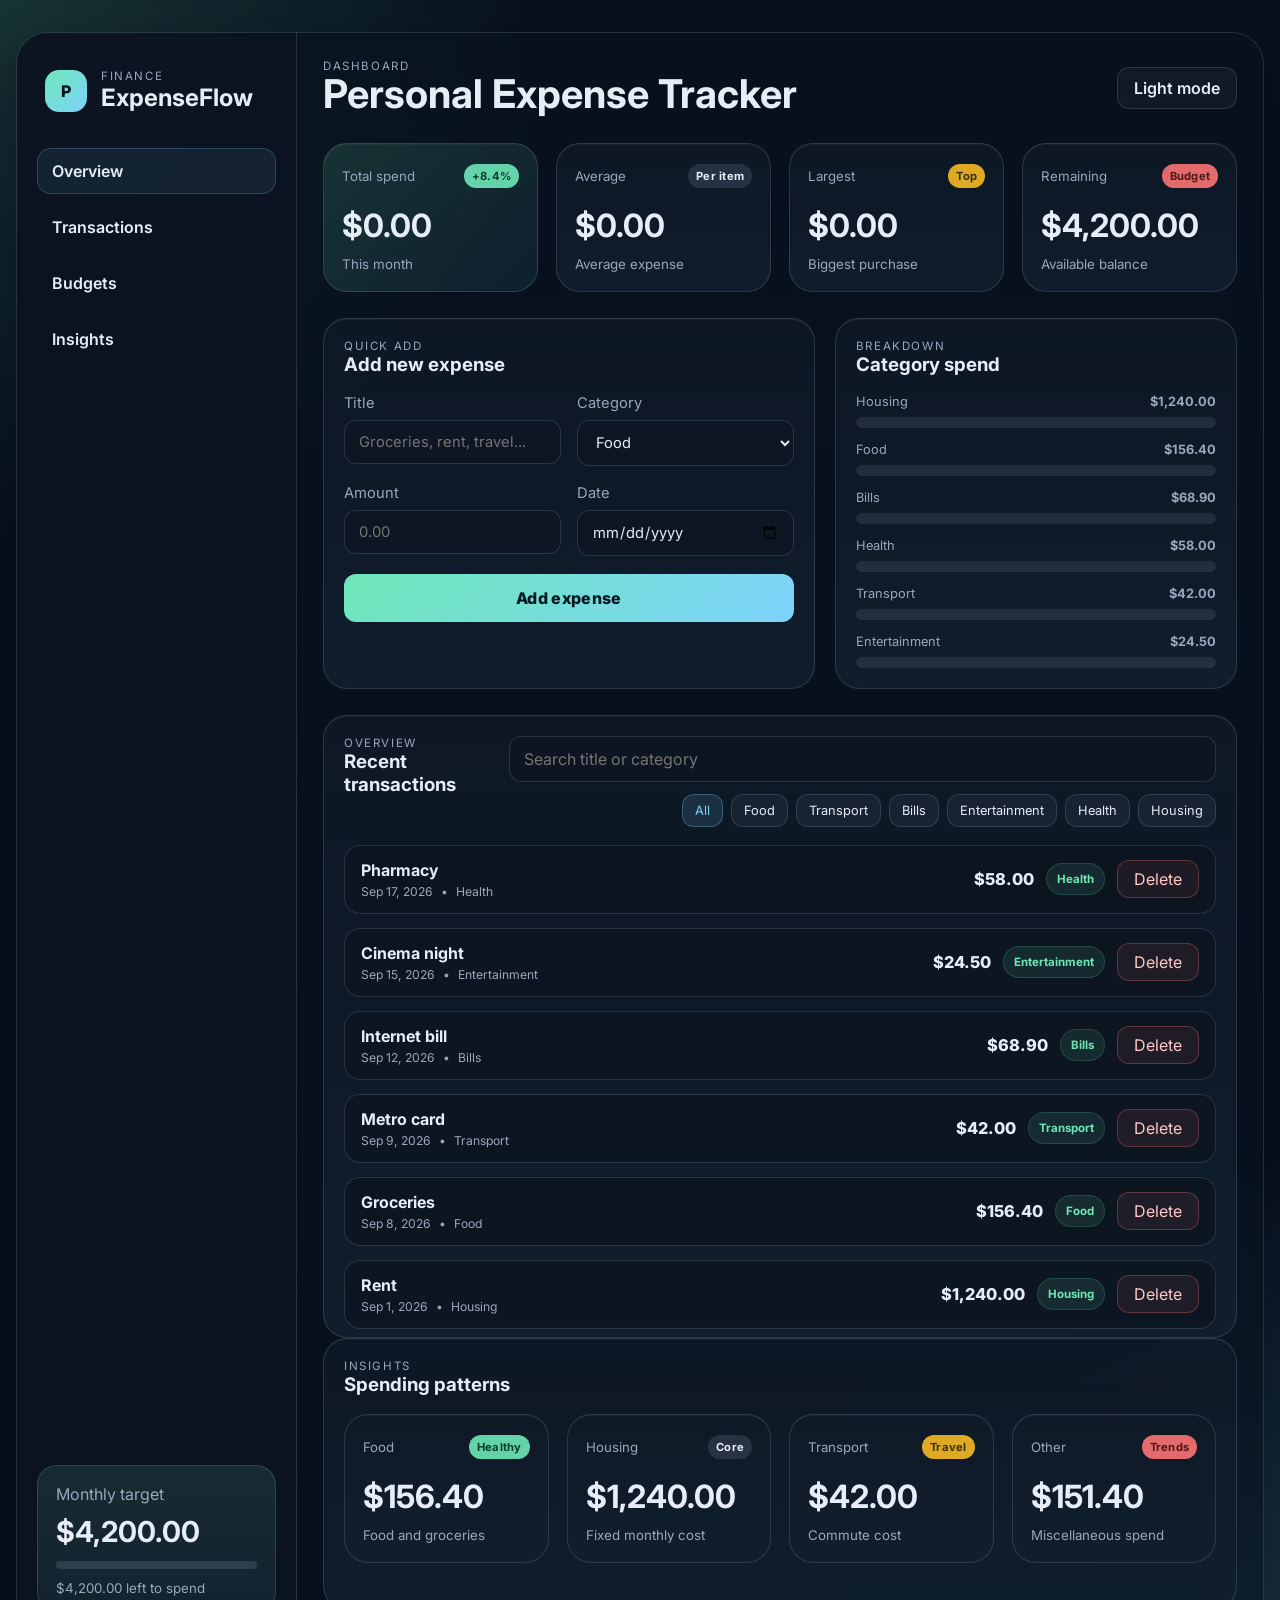
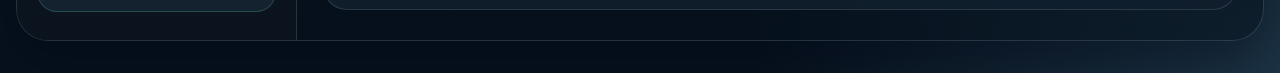
<file: PersonalExpenseTracker/index.html>
<!DOCTYPE html>
<html lang="en">
  <head>
    <meta charset="UTF-8" />
    <meta name="viewport" content="width=device-width, initial-scale=1.0" />
    <meta
      name="description"
      content="Personal Expense Tracker dashboard for managing spending, categories, and monthly insights."
    />
    <title>Personal Expense Tracker</title>
    <link rel="preconnect" href="https://fonts.googleapis.com" />
    <link rel="preconnect" href="https://fonts.gstatic.com" crossorigin />
    <link
      href="https://fonts.googleapis.com/css2?family=Inter:wght@400;500;600;700;800&display=swap"
      rel="stylesheet"
    />
    <link rel="stylesheet" href="styles.css" />
  </head>
  <body>
    <div class="app-shell">
      <aside class="sidebar">
        <div class="brand-wrap">
          <div class="brand-badge">P</div>
          <div>
            <p class="brand-kicker">Finance</p>
            <h2>ExpenseFlow</h2>
          </div>
        </div>

        <nav class="nav" aria-label="Main navigation">
          <button class="nav-item active" type="button" data-target="overviewSection">
            <span>Overview</span>
          </button>
          <button class="nav-item" type="button" data-target="transactionsSection">
            <span>Transactions</span>
          </button>
          <button class="nav-item" type="button" data-target="budgetSection">
            <span>Budgets</span>
          </button>
          <button class="nav-item" type="button" data-target="insightsSection">
            <span>Insights</span>
          </button>
        </nav>

        <div class="sidebar-card">
          <p>Monthly target</p>
          <h3 id="budgetValue">$4,200</h3>
          <div class="progress-track">
            <span id="budgetProgress" class="progress-fill"></span>
          </div>
          <small id="budgetStatus">$1,580 left to spend</small>
        </div>
      </aside>

      <main class="main-panel">
        <header class="topbar">
          <div>
            <p class="eyebrow">Dashboard</p>
            <h1>Personal Expense Tracker</h1>
          </div>

          <div class="topbar-actions">
            <button class="ghost-button" id="themeToggle" type="button" aria-label="Toggle theme">
              Light mode
            </button>
          </div>
        </header>

        <section class="summary-grid" id="overviewSection" aria-label="Expense summary">
          <article class="summary-card accent">
            <div class="card-head">
              <span>Total spend</span>
              <span class="chip success">+8.4%</span>
            </div>
            <h2 id="totalSpend">$0.00</h2>
            <small>This month</small>
          </article>

          <article class="summary-card">
            <div class="card-head">
              <span>Average</span>
              <span class="chip neutral">Per item</span>
            </div>
            <h2 id="avgSpend">$0.00</h2>
            <small>Average expense</small>
          </article>

          <article class="summary-card">
            <div class="card-head">
              <span>Largest</span>
              <span class="chip warning">Top</span>
            </div>
            <h2 id="largestSpend">$0.00</h2>
            <small>Biggest purchase</small>
          </article>

          <article class="summary-card">
            <div class="card-head">
              <span>Remaining</span>
              <span class="chip danger">Budget</span>
            </div>
            <h2 id="remainingSpend">$0.00</h2>
            <small>Available balance</small>
          </article>
        </section>

        <section class="layout-grid">
          <div class="panel add-panel">
            <div class="panel-header">
              <div>
                <p class="eyebrow">Quick add</p>
                <h3>Add new expense</h3>
              </div>
            </div>

            <form id="expenseForm" class="expense-form">
              <div class="form-row two-columns">
                <label>
                  <span>Title</span>
                  <input id="titleInput" name="title" type="text" placeholder="Groceries, rent, travel..." required />
                </label>
                <label>
                  <span>Category</span>
                  <select id="categoryInput" name="category">
                    <option value="Food">Food</option>
                    <option value="Transport">Transport</option>
                    <option value="Housing">Housing</option>
                    <option value="Entertainment">Entertainment</option>
                    <option value="Health">Health</option>
                    <option value="Shopping">Shopping</option>
                    <option value="Bills">Bills</option>
                    <option value="Other">Other</option>
                  </select>
                </label>
              </div>

              <div class="form-row two-columns">
                <label>
                  <span>Amount</span>
                  <input id="amountInput" name="amount" type="number" min="0.01" step="0.01" placeholder="0.00" required />
                </label>
                <label>
                  <span>Date</span>
                  <input id="dateInput" name="date" type="date" required />
                </label>
              </div>

              <button class="primary-button" type="submit">Add expense</button>
            </form>
          </div>

          <div class="panel chart-panel" id="budgetSection">
            <div class="panel-header">
              <div>
                <p class="eyebrow">Breakdown</p>
                <h3>Category spend</h3>
              </div>
            </div>
            <div id="categoryBreakdown" class="category-list" aria-live="polite"></div>
          </div>
        </section>

        <section class="panel list-panel" id="transactionsSection">
          <div class="panel-header list-header">
            <div>
              <p class="eyebrow">Overview</p>
              <h3>Recent transactions</h3>
            </div>

            <div class="toolbar">
              <input id="searchInput" type="search" placeholder="Search title or category" aria-label="Search expenses" />
              <div class="filter-pills" id="filterPills" aria-label="Filter by category"></div>
            </div>
          </div>

          <div id="expenseList" class="expense-list" aria-live="polite"></div>
        </section>

        <section class="panel" id="insightsSection" aria-label="Expense insights">
          <div class="panel-header">
            <div>
              <p class="eyebrow">Insights</p>
              <h3>Spending patterns</h3>
            </div>
          </div>

          <div class="summary-grid">
            <article class="summary-card">
              <div class="card-head">
                <span>Food</span>
                <span class="chip success">Healthy</span>
              </div>
              <h2 id="insightFood">$0.00</h2>
              <small>Food and groceries</small>
            </article>

            <article class="summary-card">
              <div class="card-head">
                <span>Housing</span>
                <span class="chip neutral">Core</span>
              </div>
              <h2 id="insightHousing">$0.00</h2>
              <small>Fixed monthly cost</small>
            </article>

            <article class="summary-card">
              <div class="card-head">
                <span>Transport</span>
                <span class="chip warning">Travel</span>
              </div>
              <h2 id="insightTransport">$0.00</h2>
              <small>Commute cost</small>
            </article>

            <article class="summary-card">
              <div class="card-head">
                <span>Other</span>
                <span class="chip danger">Trends</span>
              </div>
              <h2 id="insightOther">$0.00</h2>
              <small>Miscellaneous spend</small>
            </article>
          </div>
        </section>
      </main>
    </div>

    <div id="toast" class="toast" role="status" aria-live="polite"></div>

    <script src="script.js"></script>
  </body>
</html>
</file>
<file: PersonalExpenseTracker/styles.css>
:root {
  --bg: #07111d;
  --bg-soft: #0d1b2a;
  --panel: rgba(16, 26, 39, 0.82);
  --panel-strong: #101b2b;
  --panel-alt: rgba(17, 31, 46, 0.9);
  --sidebar: rgba(12, 21, 32, 0.95);
  --line: rgba(148, 163, 184, 0.22);
  --text: #e6edf7;
  --muted: #9aa7bc;
  --accent: #6ee7b7;
  --accent-strong: #22c55e;
  --accent-2: #7dd3fc;
  --warning: #fbbf24;
  --danger: #f87171;
  --shadow: 0 20px 50px rgba(2, 6, 23, 0.45);
  --radius: 24px;
}

body.light-mode {
  --bg: #edf4ff;
  --bg-soft: #e4edff;
  --panel: rgba(255, 255, 255, 0.8);
  --panel-strong: #ffffff;
  --panel-alt: rgba(245, 248, 255, 0.96);
  --sidebar: rgba(255, 255, 255, 0.85);
  --line: rgba(102, 112, 140, 0.18);
  --text: #162335;
  --muted: #5d6a7f;
  --shadow: 0 20px 50px rgba(113, 128, 168, 0.2);
}

* {
  box-sizing: border-box;
}

html {
  scroll-behavior: smooth;
}

body {
  margin: 0;
  min-height: 100vh;
  font-family: "Inter", sans-serif;
  background:
    radial-gradient(circle at top left, rgba(110, 231, 183, 0.16), transparent 26%),
    radial-gradient(circle at bottom right, rgba(125, 211, 252, 0.18), transparent 25%),
    var(--bg);
  color: var(--text);
}

button,
input,
select {
  font: inherit;
}

button {
  cursor: pointer;
}

.app-shell {
  width: min(1440px, calc(100% - 32px));
  margin: 32px auto;
  background: rgba(7, 17, 29, 0.55);
  border: 1px solid var(--line);
  border-radius: 32px;
  box-shadow: var(--shadow);
  backdrop-filter: blur(18px);
  display: grid;
  grid-template-columns: 280px minmax(0, 1fr);
  overflow: hidden;
}

body.light-mode .app-shell {
  background: rgba(255, 255, 255, 0.5);
}

.sidebar {
  background: var(--sidebar);
  border-right: 1px solid var(--line);
  padding: 28px 20px;
  display: flex;
  flex-direction: column;
  gap: 24px;
}

.brand-wrap {
  display: flex;
  align-items: center;
  gap: 14px;
  padding: 8px 8px 12px;
}

.brand-badge {
  width: 42px;
  height: 42px;
  border-radius: 14px;
  display: grid;
  place-items: center;
  font-weight: 800;
  color: #04131d;
  background: linear-gradient(135deg, var(--accent), var(--accent-2));
}

.brand-kicker,
.eyebrow {
  margin: 0;
  font-size: 0.72rem;
  letter-spacing: 0.14em;
  text-transform: uppercase;
  color: var(--muted);
}

.brand-wrap h2,
.topbar h1,
.panel-header h3,
.summary-card h2 {
  margin: 0;
}

.nav {
  display: flex;
  flex-direction: column;
  gap: 10px;
}

.nav-item {
  width: 100%;
  border: 1px solid transparent;
  border-radius: 14px;
  padding: 12px 14px;
  background: transparent;
  color: var(--text);
  text-align: left;
  font-weight: 600;
  transition: 0.2s ease;
}

.nav-item:hover,
.nav-item.active {
  background: rgba(125, 211, 252, 0.08);
  border-color: rgba(125, 211, 252, 0.22);
}

.sidebar-card {
  margin-top: auto;
  background: linear-gradient(180deg, rgba(110, 231, 183, 0.12), rgba(125, 211, 252, 0.08));
  border: 1px solid rgba(110, 231, 183, 0.18);
  border-radius: 20px;
  padding: 18px 18px 14px;
}

.sidebar-card p,
.sidebar-card small {
  margin: 0;
  color: var(--muted);
}

.sidebar-card h3 {
  margin: 10px 0 12px;
  font-size: 1.8rem;
}

.progress-track {
  height: 8px;
  width: 100%;
  background: rgba(148, 163, 184, 0.2);
  border-radius: 999px;
  overflow: hidden;
  margin: 12px 0 8px;
}

.progress-fill {
  display: block;
  height: 100%;
  width: 62%;
  border-radius: inherit;
  background: linear-gradient(90deg, var(--accent), var(--accent-2));
}

.main-panel {
  padding: 26px 26px 30px;
  background: linear-gradient(180deg, rgba(9, 20, 31, 0.4), rgba(9, 20, 31, 0.1));
}

.topbar {
  display: flex;
  justify-content: space-between;
  align-items: center;
  gap: 16px;
  margin-bottom: 26px;
}

.topbar h1 {
  font-size: clamp(1.9rem, 1.2rem + 1.6vw, 3.2rem);
  line-height: 1.1;
}

.ghost-button,
.primary-button,
.filter-button,
.delete-button {
  border: 1px solid var(--line);
  border-radius: 12px;
  color: var(--text);
  background: rgba(255, 255, 255, 0.04);
  transition: 0.2s ease;
}

.ghost-button {
  padding: 10px 16px;
  font-weight: 600;
}

.ghost-button:hover,
.primary-button:hover,
.filter-button:hover,
.delete-button:hover {
  transform: translateY(-1px);
}

.summary-grid {
  display: grid;
  grid-template-columns: repeat(4, minmax(0, 1fr));
  gap: 18px;
  margin-bottom: 26px;
}

.summary-card,
.panel {
  background: linear-gradient(180deg, var(--panel), var(--panel-alt));
  border: 1px solid var(--line);
  border-radius: var(--radius);
  box-shadow: inset 0 1px 0 rgba(255, 255, 255, 0.04);
}

.summary-card {
  padding: 20px 18px 18px;
}

.summary-card.accent {
  background: linear-gradient(135deg, rgba(110, 231, 183, 0.14), rgba(125, 211, 252, 0.08));
}

.card-head {
  display: flex;
  justify-content: space-between;
  align-items: center;
  gap: 10px;
  color: var(--muted);
  font-size: 0.83rem;
}

.summary-card h2 {
  margin-top: 18px;
  margin-bottom: 8px;
  font-size: clamp(1.7rem, 1.2rem + 1vw, 2.6rem);
}

.summary-card small {
  color: var(--muted);
}

.chip {
  display: inline-flex;
  align-items: center;
  justify-content: center;
  padding: 5px 8px;
  border-radius: 999px;
  font-size: 0.7rem;
  font-weight: 700;
  letter-spacing: 0.02em;
}

.chip.success {
  color: #0b3d2d;
  background: rgba(110, 231, 183, 0.9);
}

.chip.neutral {
  color: var(--text);
  background: rgba(148, 163, 184, 0.18);
}

.chip.warning {
  color: #3b2f10;
  background: rgba(251, 191, 36, 0.88);
}

.chip.danger {
  color: #4a1919;
  background: rgba(248, 113, 113, 0.92);
}

.layout-grid {
  display: grid;
  grid-template-columns: 1.1fr 0.9fr;
  gap: 20px;
  margin-bottom: 26px;
}

.panel {
  padding: 20px;
}

.panel-header {
  display: flex;
  align-items: center;
  justify-content: space-between;
  gap: 12px;
  margin-bottom: 18px;
}

.expense-form {
  display: flex;
  flex-direction: column;
  gap: 18px;
}

.form-row {
  display: grid;
  gap: 16px;
}

.two-columns {
  grid-template-columns: repeat(2, minmax(0, 1fr));
}

label {
  display: flex;
  flex-direction: column;
  gap: 8px;
  color: var(--muted);
  font-size: 0.92rem;
}

input,
select {
  width: 100%;
  background: rgba(15, 22, 35, 0.84);
  color: var(--text);
  border: 1px solid var(--line);
  border-radius: 12px;
  padding: 12px 14px;
  outline: none;
}

body.light-mode input,
body.light-mode select {
  background: rgba(240, 244, 255, 0.95);
}

input:focus,
select:focus {
  border-color: rgba(125, 211, 252, 0.5);
  box-shadow: 0 0 0 4px rgba(125, 211, 252, 0.14);
}

.primary-button {
  background: linear-gradient(135deg, var(--accent), var(--accent-2));
  color: #021822;
  border: none;
  padding: 14px 18px;
  font-weight: 800;
  letter-spacing: 0.02em;
}

.category-list {
  display: flex;
  flex-direction: column;
  gap: 14px;
}

.category-row {
  display: flex;
  flex-direction: column;
  gap: 8px;
}

.category-meta {
  display: flex;
  justify-content: space-between;
  align-items: center;
  color: var(--muted);
  font-size: 0.8rem;
}

.bar-track {
  height: 11px;
  width: 100%;
  background: rgba(148, 163, 184, 0.14);
  border-radius: 999px;
  overflow: hidden;
}

.bar-fill {
  height: 100%;
  border-radius: inherit;
  background: linear-gradient(90deg, var(--accent), var(--accent-2));
}

.list-panel {
  padding-bottom: 8px;
}

.list-header {
  align-items: flex-start;
}

.toolbar {
  display: flex;
  align-items: center;
  gap: 12px;
  flex-wrap: wrap;
  justify-content: flex-end;
}

.toolbar input {
  min-width: 220px;
}

.filter-pills {
  display: flex;
  flex-wrap: wrap;
  justify-content: flex-end;
  gap: 8px;
}

.filter-button {
  padding: 8px 12px;
  font-size: 0.8rem;
  background: rgba(148, 163, 184, 0.08);
}

.filter-button.active {
  background: rgba(125, 211, 252, 0.12);
  border-color: rgba(125, 211, 252, 0.3);
  color: var(--accent-2);
}

.expense-list {
  display: flex;
  flex-direction: column;
  gap: 14px;
}

.expense-item {
  display: grid;
  grid-template-columns: minmax(0, 1.7fr) auto auto auto;
  align-items: center;
  gap: 12px;
  background: rgba(11, 19, 29, 0.55);
  border: 1px solid var(--line);
  border-radius: 16px;
  padding: 14px 16px;
}

body.light-mode .expense-item {
  background: rgba(238, 244, 255, 0.8);
}

.expense-main {
  min-width: 0;
}

.expense-title {
  font-weight: 700;
  margin: 0 0 4px;
}

.expense-meta {
  display: flex;
  flex-wrap: wrap;
  gap: 8px;
  font-size: 0.76rem;
  color: var(--muted);
}

.expense-amount {
  font-weight: 800;
  font-size: 1.02rem;
}

.expense-badge {
  display: inline-flex;
  align-items: center;
  justify-content: center;
  padding: 8px 10px;
  border-radius: 999px;
  background: rgba(110, 231, 183, 0.1);
  border: 1px solid rgba(110, 231, 183, 0.16);
  font-size: 0.72rem;
  color: var(--accent);
  font-weight: 700;
}

.delete-button {
  background: rgba(248, 113, 113, 0.08);
  border-color: rgba(248, 113, 113, 0.3);
  color: #ffc8c8;
  padding: 8px 10px;
  min-width: 82px;
}

.empty-state {
  padding: 24px 10px;
  text-align: center;
  color: var(--muted);
  border: 1px dashed var(--line);
  border-radius: 14px;
}

.toast {
  position: fixed;
  right: 22px;
  bottom: 22px;
  background: rgba(9, 20, 31, 0.94);
  color: var(--text);
  border: 1px solid var(--line);
  border-radius: 12px;
  padding: 12px 16px;
  transform: translateY(18px);
  opacity: 0;
  visibility: hidden;
  transition: all 0.25s ease;
}

.toast.visible {
  transform: translateY(0);
  opacity: 1;
  visibility: visible;
}

@media (max-width: 1100px) {
  .summary-grid {
    grid-template-columns: repeat(2, minmax(0, 1fr));
  }

  .layout-grid {
    grid-template-columns: 1fr;
  }
}

@media (max-width: 820px) {
  .app-shell {
    grid-template-columns: 1fr;
  }

  .sidebar {
    border-right: none;
    border-bottom: 1px solid var(--line);
  }

  .main-panel {
    padding: 18px;
  }

  .topbar,
  .list-header {
    flex-direction: column;
    align-items: flex-start;
  }

  .toolbar {
    justify-content: flex-start;
  }
}

@media (max-width: 560px) {
  .summary-grid,
  .two-columns {
    grid-template-columns: 1fr;
  }

  .expense-item {
    grid-template-columns: 1fr;
  }

  .toolbar input {
    min-width: 100%;
  }
}
</file>
